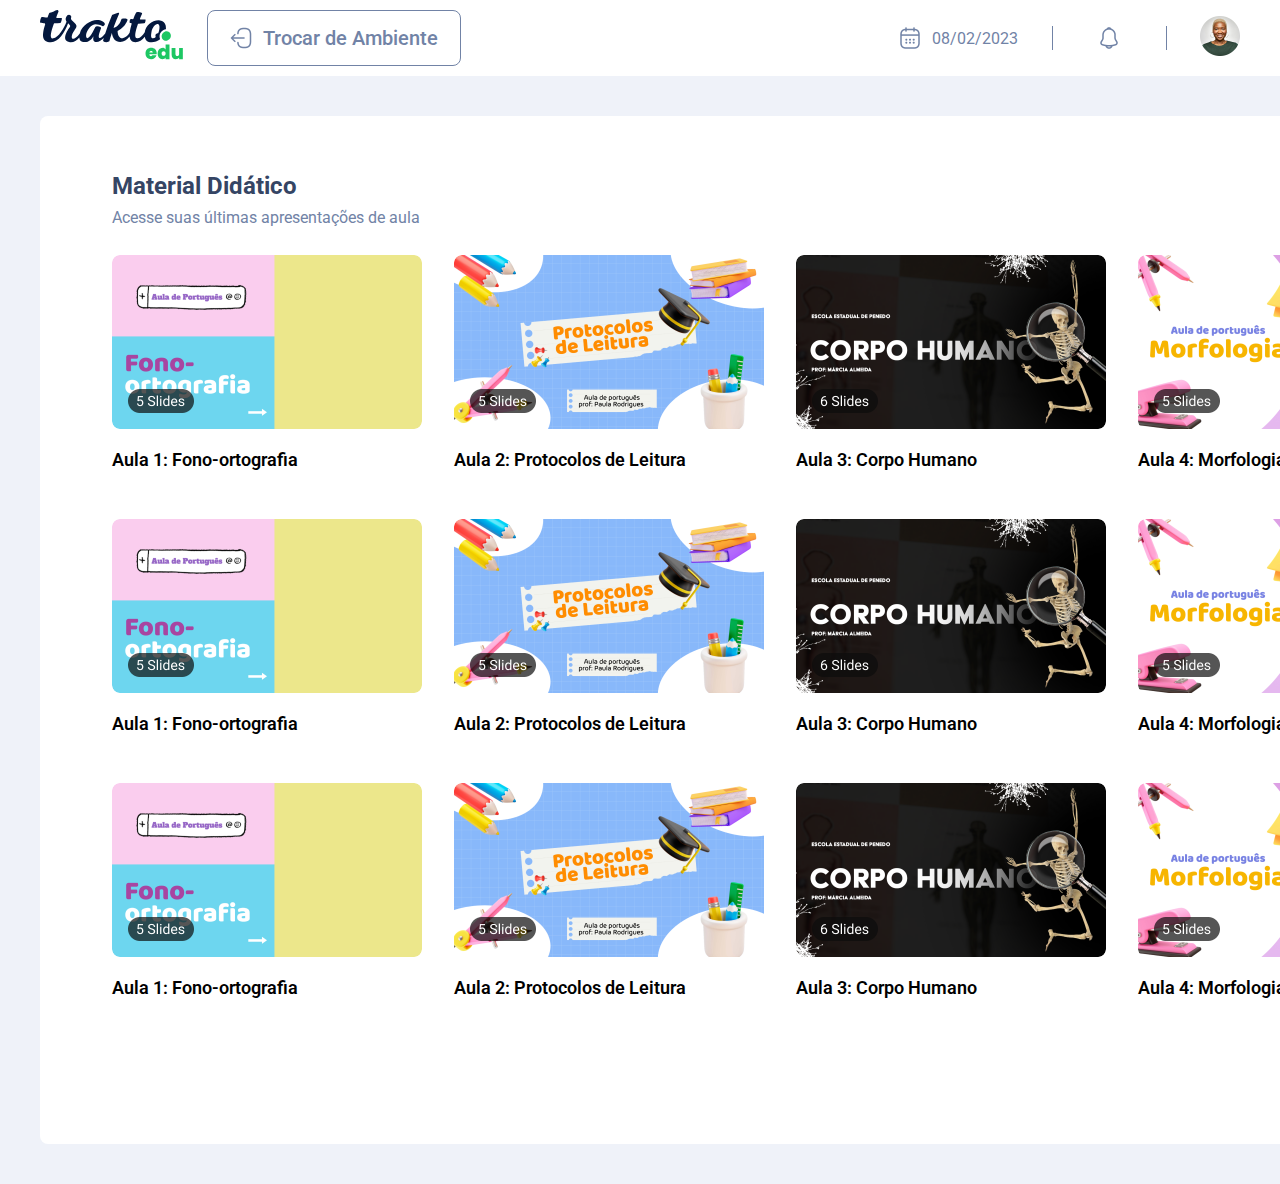
<file: allContent/index.html>
<!DOCTYPE html>
<html lang="en">

<head>
    <meta charset="UTF-8">
    <meta name="viewport" content="width=device-width, initial-scale=1.0">
    <title>Material Didático</title>
    <link rel="stylesheet" href="styles.css">
</head>

<body>

    <header class="headerContainer">
        <nav>
            <div class="headerMenu">
                <div class="leftMenuSettings dflex">

                    <img class="traktoEduImg" src="../imgs/blackTraktoEdu.svg" alt="Trakto_Edu">

                    <div class="envSwitch dflex">
                        <img src="../imgs/trocaAmbiente.png" alt="Trocar_de_Ambiente">
                        <p>Trocar de Ambiente</p>
                    </div>


                </div>

                <div class="rightHeaderMenu">
                    <div class="calendaHeaderSetting">
                        <img src="../imgs/calendarGray.png" alt="Date">
                        <p>08/02/2023</p>
                    </div>
                    <div class="notificationHeaderSetting">
                        <img src="../imgs/notificationGray.png" alt="Notifications">
                    </div>
                    <div class="profileHeaderSetting">
                        <img src="../imgs/Avatar.png" alt="Profile_img">
                    </div>

                </div>

            </div>

        </nav>
    </header>
    <main>
        <section class="section2">

            <div class="section2Info">
                <div class="sectionText">
                    <h2>Material Didático</h2>
                    <p>Acesse suas últimas apresentações de aula</p>
                </div>
            </div>

            <div class="cardContainer dflex">
                <div class="Card">
                    <img src="../imgs/fono-ortografia.png" alt="Fono-ortografia">
                    <p>Aula 1: Fono-ortografia</p>
                </div>

                <div class="Card">
                    <img src="../imgs/protocoloes-leitura.png" alt="Protocolos de Leitura">
                    <p>Aula 2: Protocolos de Leitura</p>
                </div>

                <div class="Card">
                    <img src="../imgs/corpo-humano.png" alt="Corpo Humano">
                    <p>Aula 3: Corpo Humano</p>
                </div>

                <div class="Card">
                    <img src="../imgs/morfologia.png" alt="Morfologia">
                    <p>Aula 4: Morfologia</p>
                </div>

                <div class="Card">
                    <img src="../imgs/constelações.png" alt="Constelações">
                    <p>Aula 5: Constelações & Mapas Celestial</p>
                </div>
            </div>

            <div class="cardContainer dflex">
                <div class="Card">
                    <img src="../imgs/fono-ortografia.png" alt="Fono-ortografia">
                    <p>Aula 1: Fono-ortografia</p>
                </div>

                <div class="Card">
                    <img src="../imgs/protocoloes-leitura.png" alt="Protocolos de Leitura">
                    <p>Aula 2: Protocolos de Leitura</p>
                </div>

                <div class="Card">
                    <img src="../imgs/corpo-humano.png" alt="Corpo Humano">
                    <p>Aula 3: Corpo Humano</p>
                </div>

                <div class="Card">
                    <img src="../imgs/morfologia.png" alt="Morfologia">
                    <p>Aula 4: Morfologia</p>
                </div>

                <div class="Card">
                    <img src="../imgs/constelações.png" alt="Constelações">
                    <p>Aula 5: Constelações & Mapas Celestial</p>
                </div>
            </div>

            <div class="cardContainer dflex">
                <div class="Card">
                    <img src="../imgs/fono-ortografia.png" alt="Fono-ortografia">
                    <p>Aula 1: Fono-ortografia</p>
                </div>

                <div class="Card">
                    <img src="../imgs/protocoloes-leitura.png" alt="Protocolos de Leitura">
                    <p>Aula 2: Protocolos de Leitura</p>
                </div>

                <div class="Card">
                    <img src="../imgs/corpo-humano.png" alt="Corpo Humano">
                    <p>Aula 3: Corpo Humano</p>
                </div>

                <div class="Card">
                    <img src="../imgs/morfologia.png" alt="Morfologia">
                    <p>Aula 4: Morfologia</p>
                </div>

                <div class="Card">
                    <img src="../imgs/constelações.png" alt="Constelações">
                    <p>Aula 5: Constelações & Mapas Celestial</p>
                </div>
            </div>

        </section>

    </main>

</body>

</html>
</file>
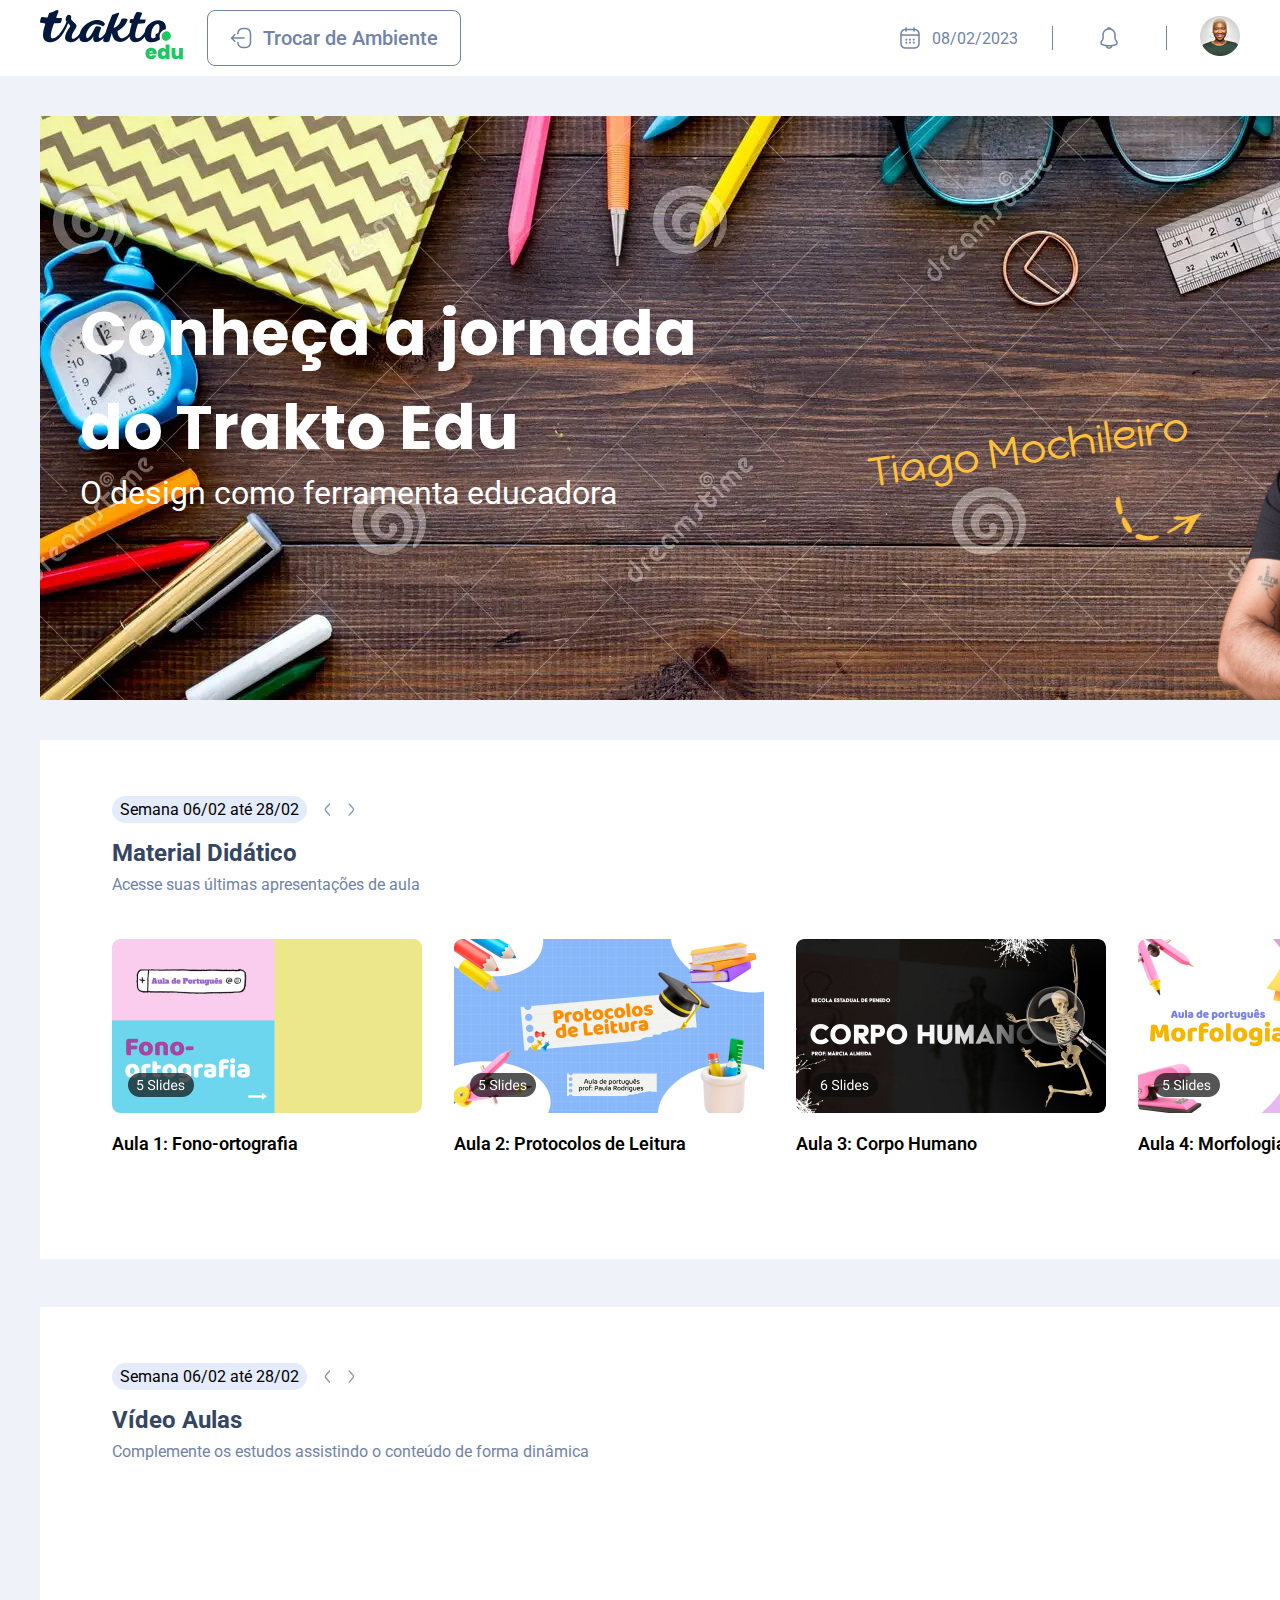
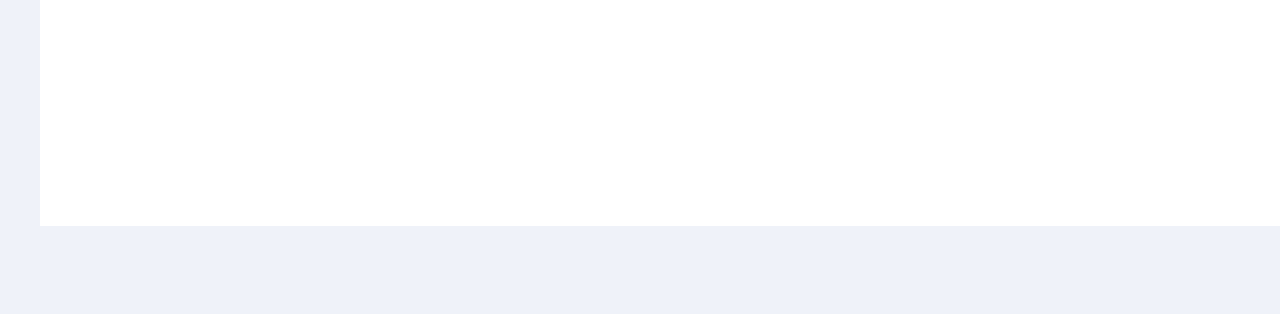
<file: courseware/index.html>
<!DOCTYPE html>
<html lang="en">

<head>
    <meta charset="UTF-8">
    <meta name="viewport" content="width=device-width, initial-scale=1.0">
    <title>Material Didático</title>
    <link rel="stylesheet" href="styles.css">
</head>

<body>

    <header class="headerContainer">
        <nav>
            <div class="headerMenu">
                <div class="leftMenuSettings dflex">

                    <img class="traktoEduImg" src="../imgs/blackTraktoEdu.svg" alt="Trakto_Edu">

                    <div class="envSwitch dflex">
                        <img src="../imgs/trocaAmbiente.png" alt="Trocar_de_Ambiente">
                        <p>Trocar de Ambiente</p>
                    </div>


                </div>

                <div class="rightHeaderMenu">
                    <div class="calendaHeaderSetting">
                        <img src="../imgs/calendarGray.png" alt="Date">
                        <p>08/02/2023</p>
                    </div>
                    <div class="notificationHeaderSetting">
                        <img src="../imgs/notificationGray.png" alt="Notifications">
                    </div>
                    <div class="profileHeaderSetting">
                        <img src="../imgs/Avatar.png" alt="Profile_img">
                    </div>

                </div>

            </div>

        </nav>
    </header>
    <main>
        <section class="section1Container section1 dflex">
            <div class="textContainer">
                <h1 class="jornadaText">Conheça a jornada </br>do Trakto Edu</h1>
                <p class="designEduText">O design como ferramenta educadora</p>
            </div>
            <div class="queSacoIssu">
                <div class="tiagoFrame dflex">
                    <span class="tiagoContainer">
                        <p class="tiagoName">Tiago Mochileiro</p>
                        <span class="tiagoDashedArrow">
                            <img src="../imgs/ArrowDashed.png" alt="Arrow-Dashed">
                        </span>
                    </span>

                    <img class="tiagoImg" src="../imgs/tiagoPic.png" alt="Tiago_Picture">
                </div>
            </div>
        </section>

        <section class="section2">
            <div class="sectionContainer dflex">
                <div class="section2Info">
                    <div class="dateContainer dflex">
                        <span class="section2Date">
                            <p>Semana 06/02 até 28/02</p>
                        </span>
                        <span class="arrowContainer dflex">
                            <img src="../imgs/arrow-left.png" alt="Arrow-Left">
                            <img src="../imgs/arrow-right.png" alt="Arrow-Right">
                        </span>
                    </div>

                    <div class="sectionText">
                        <h2>Material Didático</h2>
                        <p>Acesse suas últimas apresentações de aula</p>
                    </div>
                </div>

                <div class="seeAllContentContainer">
                    <p>Ver todo conteúdo</p>
                </div>

            </div>

            <div class="dflex">
                <div class="Card">
                    <img src="../imgs/fono-ortografia.png" alt="Fono-ortografia">
                    <p>Aula 1: Fono-ortografia</p>
                </div>

                <div class="Card">
                    <img src="../imgs/protocoloes-leitura.png" alt="Protocolos de Leitura">
                    <p>Aula 2: Protocolos de Leitura</p>
                </div>

                <div class="Card">
                    <img src="../imgs/corpo-humano.png" alt="Corpo Humano">
                    <p>Aula 3: Corpo Humano</p>
                </div>

                <div class="Card">
                    <img src="../imgs/morfologia.png" alt="Morfologia">
                    <p>Aula 4: Morfologia</p>
                </div>

                <div class="Card">
                    <img src="../imgs/constelações.png" alt="Constelações">
                    <p>Aula 5: Constelações & Mapas Celestial</p>
                </div>
            </div>

        </section>

        <section class="section3">
            <div class="sectionContainer dflex">
                <div class="section2Info">
                    <div class="dateContainer dflex">
                        <span class="section2Date">
                            <p>Semana 06/02 até 28/02</p>
                        </span>
                        <span class="arrowContainer dflex">
                            <img src="../imgs/arrow-left.png" alt="Arrow-Left">
                            <img src="../imgs/arrow-right.png" alt="Arrow-Right">
                        </span>
                    </div>

                    <div class="sectionText">
                        <h2>Vídeo Aulas</h2>
                        <p>Complemente os estudos assistindo o conteúdo de forma dinâmica</p>
                    </div>
                </div>

                <div class="openUpYoutube dflex">
                    <img src="../imgs/youtubeWatcher.png" alt="open-on-youtube">
                    <p>Abrir no Youtube</p>
                </div>

            </div>

            <div class="cardContainer dflex">
                <div class="youtubeCard">
                    <iframe src="https://www.youtube.com/embed/HCokbYu7H0Q?list=PLWn6IoCfnvVxw7XpDKmi1ZXxZ61IWDaP5"
                        title="AUMENTE SUAS VIEWS NO YOUTUBE fazendo isso | Trakto" frameborder="0"
                        allow="accelerometer; autoplay; clipboard-write; encrypted-media; gyroscope; picture-in-picture; web-share"
                        referrerpolicy="strict-origin-when-cross-origin" allowfullscreen>
                    </iframe>
                </div>

                <div class="youtubeCard">
                    <iframe src="https://www.youtube.com/embed/2Fb-gDbge5U?list=PLWn6IoCfnvVwugZNPrrzZXyFHeq-FZAiP"
                        title="Trakto Links: o link mais rápido da internet" frameborder="0"
                        allow="accelerometer; autoplay; clipboard-write; encrypted-media; gyroscope; picture-in-picture; web-share"
                        referrerpolicy="strict-origin-when-cross-origin" allowfullscreen>
                    </iframe>
                </div>

                <div class="youtubeCard">
                    <iframe src="https://www.youtube.com/embed/2UbKn8FA9vM?list=PLWn6IoCfnvVzZYqpvnbBBMizIaEotFXSo"
                        title="PRIMEIRO POST" frameborder="0"
                        allow="accelerometer; autoplay; clipboard-write; encrypted-media; gyroscope; picture-in-picture; web-share"
                        referrerpolicy="strict-origin-when-cross-origin" allowfullscreen>
                    </iframe>
                </div>

                <div class="youtubeCard">
                    <iframe src="https://www.youtube.com/embed/yGeAHhRS_co?list=PLWn6IoCfnvVytVOaC70c2Fr3oX86kcj9N"
                        title="Curso Guia do Social Media AULA 1. O que é Social Media?" frameborder="0"
                        allow="accelerometer; autoplay; clipboard-write; encrypted-media; gyroscope; picture-in-picture; web-share"
                        referrerpolicy="strict-origin-when-cross-origin" allowfullscreen>
                    </iframe>
                </div>

                <div class="youtubeCard">
                    <iframe src="https://www.youtube.com/embed/x6MUaelGCs0?list=PLWn6IoCfnvVxFJLXQuHmKSOt6_3YGVbhs"
                        title="CRIANDO MEDIA KIT" frameborder="0"
                        allow="accelerometer; autoplay; clipboard-write; encrypted-media; gyroscope; picture-in-picture; web-share"
                        referrerpolicy="strict-origin-when-cross-origin" allowfullscreen>
                    </iframe>
                </div>
            </div>

        </section>



    </main>

</body>

</html>
</file>
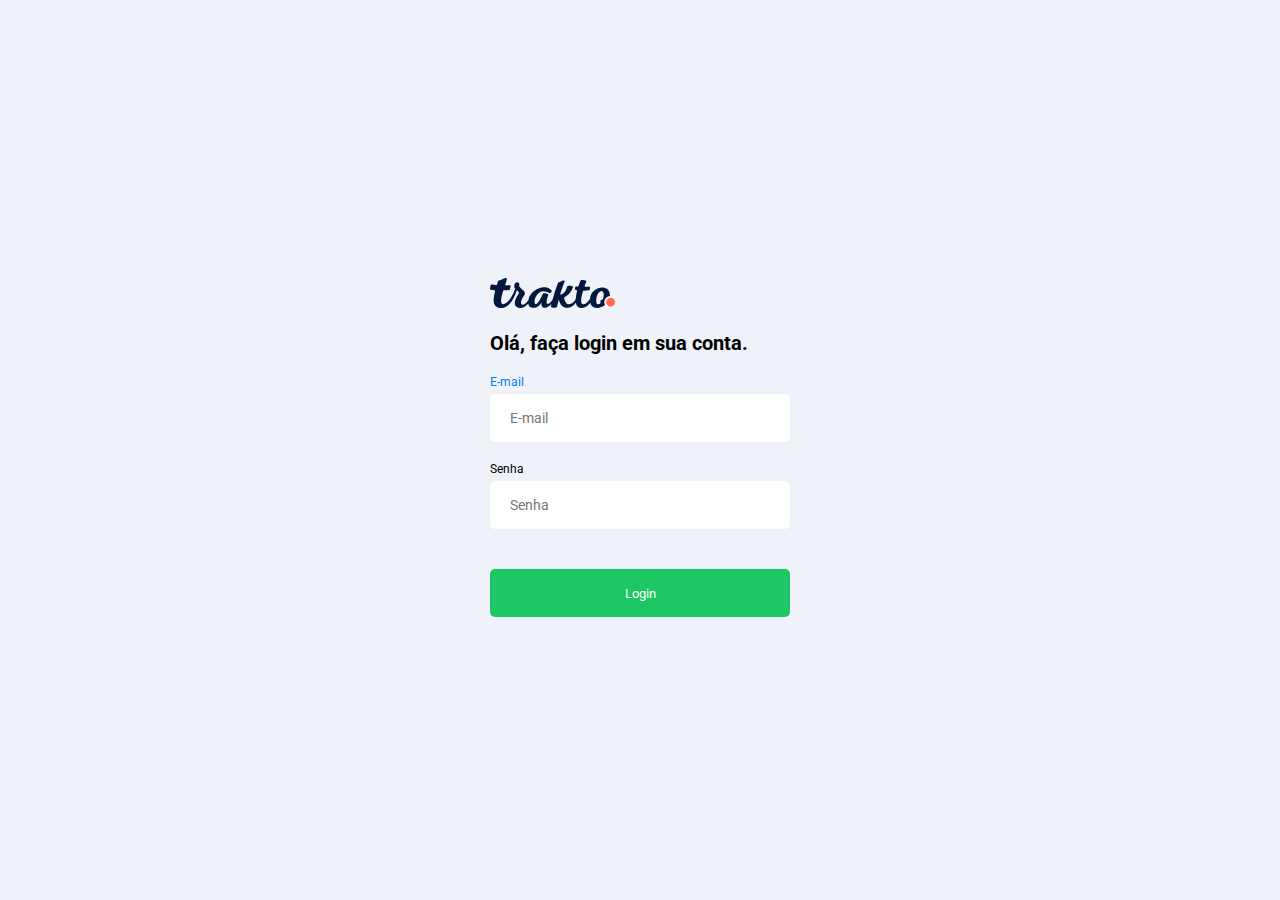
<file: Login/index.html>
<!DOCTYPE html>
<html lang="en">

<head>
    <meta charset="UTF-8">
    <meta name="viewport" content="width=device-width, initial-scale=1.0">
    <title>Login</title>
    <link rel="stylesheet" href="style.css">
</head>

<body>

    <div class="loginPanel">

        <img src="../imgs/trakto.svg" alt="trakto-img">

        <h1 class="welcomingText">Olá, faça login em sua conta.</h1>

        <div class="emailLoginSettings">
            <p class="emailText">E-mail</p>
            <input class="loginEmailInput" type="text" placeholder="E-mail">
        </div>

        <div class="passwordLoginSettings">
            <p class="senhaText">Senha</p>
            <input class="loginPasswordInput" type="password" placeholder="Senha">
        </div>

        <button class="loginButton" type="submit">Login</button>

    </div>



</body>

</html>
</file>
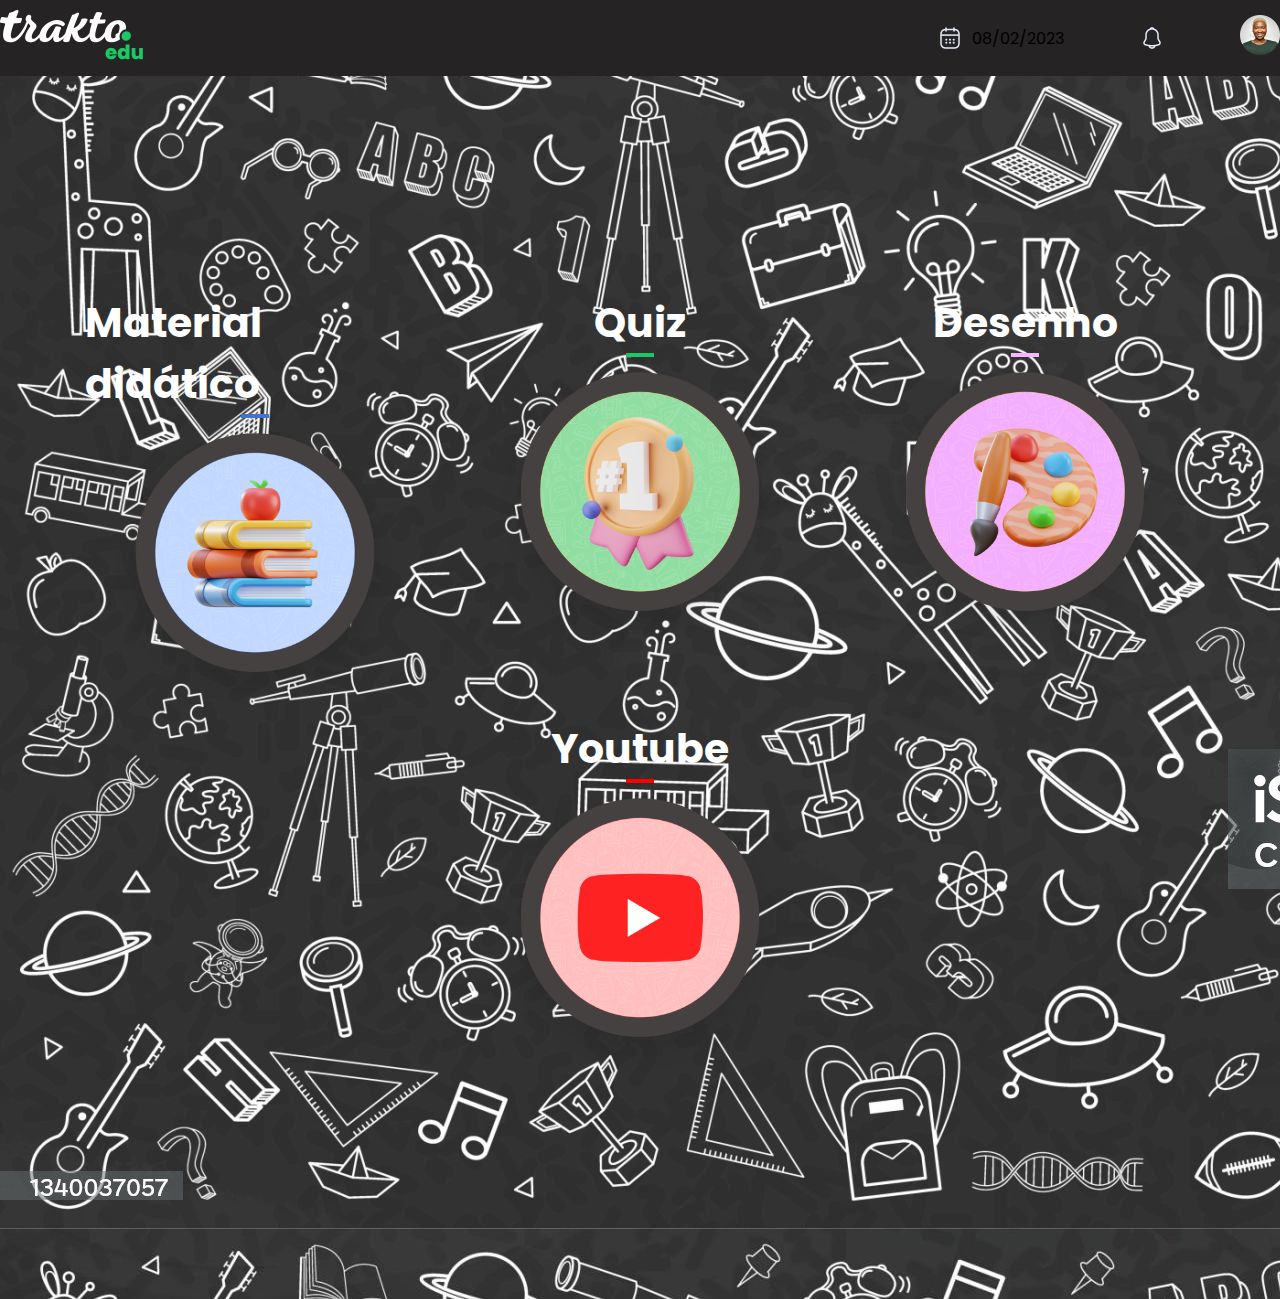
<file: openings/index.html>
<!DOCTYPE html>
<html lang="en">
<head>
    <meta charset="UTF-8">
    <meta name="viewport" content="width=device-width, initial-scale=1.0">
    <title>Abertura</title>
    <link rel="stylesheet" href="styles.css">
</head>
<body background="../imgs/opening_bg.jpg">
    
    <header>
        <nav>
            <div class="headerMenu container">

                    <img class="traktoEduImg" src="../imgs/trakto_Edu.png" alt="Trakto_Edu">

                <div class="rightHeaderMenu">
                    <div class="calendaHeaderSetting">
                        <img src="../imgs/calendar.png" alt="Date">
                        <p>08/02/2023</p>
                    </div>
                    <div class="notificationHeaderSetting">
                        <img src="../imgs/notification.png" alt="Notifications">
                    </div>
                    <div class="profileHeaderSetting">
                        <img src="../imgs/Avatar.png" alt="Profile_img">
                    </div>

                </div>
            
            </div>
            
        </nav>
    </header>
    <main class="mainContainer">
        <div class="menuCard">
            <h1>Material didático</h1>
            <span class="dashBlue"></span>
            <img src="../imgs/Materiais_Didaticos.png" alt="Material_Didático">
        </div >

        <div class="menuCard">
            <h1>Quiz</h1>
            <span class="dashGreen"></span>
            <img src="../imgs/Quiz.png" alt="Material_Didático">
        </div>

        <div class="menuCard">
            <h1>Desenho</h1>
            <span class="dashPink"></span>
            <img src="../imgs/Desenho.png" alt="Material_Didático">
        </div>

        <div class="menuCard">
            <h1>Youtube</h1>
            <span class="dashRed"></span>
            <img src="../imgs/Youtube.png" alt="Material_Didático">
        </div>


    </main>
    
</body>
</html>
</file>
<file: allContent/styles.css>
/*******  GENERAL CUSTOM ****** */

@import url('https://fonts.googleapis.com/css2?family=Happy+Monkey&family=Poppins:ital,wght@0,100;0,200;0,300;0,400;0,500;0,600;0,700;0,800;0,900;1,100;1,200;1,300;1,400;1,500;1,600;1,700;1,800;1,900&family=Roboto:ital,wght@0,100;0,300;0,400;0,500;0,700;0,900;1,100;1,300;1,400;1,500;1,700;1,900&display=swap');

:root {
    --header-bg-color: #fff;
    --headerFont-color: #7183A6;
    --main-bg-color: #EFF2F9;
    --mainFont-color: #fff;
    --dashRed-color: #FF0000;
    --dashPink-color: #F6B5FF;
    --dashGreen-color: #1DC763;
    --dashBlue-color: #4173CD;
    --tiagoName-color: #FFC13D;
    --date-bg-color: #E4EBFB;
    --content-color: #4743FF;
    --section2Text-color: #354564;
    --section2Text-second-color:#7183A6;
    --youtube-color:#FF0100;
    --youtubeBorder-color:#848484;

}


* {
    box-sizing: border-box;
    margin: 0;
    padding: 0;
    font-family: 'Roboto', sans-serif;
}

.dflex {
    display: flex;
}


/******* HEADER CUSTOM ****** */

.headerMenu {
    background-color: var(--header-bg-color);
    display: flex;
    justify-content: space-between;
    align-items: center;
    height: 76px;
    padding: 0 40px;
}

.leftMenuSettings {
    align-items: center;
}

.envSwitch {
    width: 254px;
    height: 56px;
    border-radius: 8px;
    border: solid 1px var(--headerFont-color);
    color: var(--headerFont-color);
    margin: 16px 24px;
    align-items: center;
    justify-content: center;
    font-size: 20px;
    font-weight: 500;
}

.envSwitch img {
    width: 24px;
    margin-right: 10px;
}

.traktoEduImg {
    width: 142.84px;
    height: 56px;
}

.rightHeaderMenu {
    display: flex;
    justify-content: space-between;
    align-items: center;
    height: 40px;
    width: 342px;
}

.calendaHeaderSetting {
    display: flex;
    color: var(--headerFont-color);
    align-items: center;
    font-family: 'Roboto';
}

.calendaHeaderSetting img {
    margin-right: 10px;
    height: 24px;
}

.notificationHeaderSetting {
    width: 115px;
    display: flex;
    color: var(--headerFont-color);
    align-items: center;
    justify-content: space-evenly;
    border: 1px solid var(--headerFont-color);
    border-top: none;
    border-bottom: none;
}

.notificationHeaderSetting img {
    height: 24px;
}


.profileHeaderSetting img {
    height: 40px;
}



/****** MAIN CUSTOM*******/

main {
    background-color: var(--main-bg-color);
    padding: 40px;
}



/*******  SECTION2 CUSTOM *******/

.section2 {
    width: 1792px;
    background-color: #fff;
    height: 1028px;
    padding: 56px 72px;
    border-radius: 8px;
}

.section2Info {
    width: 645px;
    height: 55px;
    display: flex;
    flex-direction: column;
    justify-content: space-between;
    margin-bottom: 28px;
}

.dateContainer{
    width: 251px;
    height: 27px;
    justify-content: space-between;
    align-items: center;
}

.sectionText{
    width: 100%;
    height: 55px;
    display: flex;
    flex-direction: column;
    justify-content: space-between;
}

.sectionText h2{
    font-family: 'Roboto';
    font-size: 24px;
    font-weight: 700;
    color: var(--section2Text-color);
}

.sectionText p{
    font-family: 'Roboto';
    font-size: 16px;
    font-weight: 400;
    color: var(--section2Text-second-color);
}

.arrowContainer{
    width: 48px;
    height: 20px;
    justify-content: space-around;
    align-items: center;
}

.arrowContainer img{
    width: 5.9px;
    height: 13.2px;
}


.section2Date {
    width: 195px;
    height: 27px;
    background-color: var(--date-bg-color);
    border-radius: 500px;
    padding: 4px 8px;
}


.cardContainer{
    width: 1720px;
    height: 236px;
    margin-bottom: 28px;
}


.Card {
    width: 310px;
    height: 236px;
    margin-right: 32px;
}

.Card img{
    border-radius: 8px;
    width: 310px;
    height: 174px;
    margin-bottom: 16px;
}

.Card p{
    font-family: 'Roboto';
    font-size: 18px;
    font-weight: 600;
}
</file>
<file: courseware/styles.css>
/*******  GENERAL CUSTOM ****** */

@import url('https://fonts.googleapis.com/css2?family=Happy+Monkey&family=Poppins:ital,wght@0,100;0,200;0,300;0,400;0,500;0,600;0,700;0,800;0,900;1,100;1,200;1,300;1,400;1,500;1,600;1,700;1,800;1,900&family=Roboto:ital,wght@0,100;0,300;0,400;0,500;0,700;0,900;1,100;1,300;1,400;1,500;1,700;1,900&display=swap');

:root {
    --header-bg-color: #fff;
    --headerFont-color: #7183A6;
    --main-bg-color: #EFF2F9;
    --mainFont-color: #fff;
    --dashRed-color: #FF0000;
    --dashPink-color: #F6B5FF;
    --dashGreen-color: #1DC763;
    --dashBlue-color: #4173CD;
    --tiagoName-color: #FFC13D;
    --date-bg-color: #E4EBFB;
    --content-color: #4743FF;
    --section2Text-color: #354564;
    --section2Text-second-color:#7183A6;
    --youtube-color:#FF0100;
    --youtubeBorder-color:#848484;

}


* {
    box-sizing: border-box;
    margin: 0;
    padding: 0;
    font-family: 'Roboto', sans-serif;
}

.dflex {
    display: flex;
}


/******* HEADER CUSTOM ****** */

.headerMenu {
    background-color: var(--header-bg-color);
    display: flex;
    justify-content: space-between;
    align-items: center;
    height: 76px;
    padding: 0 40px;
}

.leftMenuSettings {
    align-items: center;
}

.envSwitch {
    width: 254px;
    height: 56px;
    border-radius: 8px;
    border: solid 1px var(--headerFont-color);
    color: var(--headerFont-color);
    margin: 16px 24px;
    align-items: center;
    justify-content: center;
    font-size: 20px;
    font-weight: 500;
}

.envSwitch img {
    width: 24px;
    margin-right: 10px;
}

.traktoEduImg {
    width: 142.84px;
    height: 56px;
}

.rightHeaderMenu {
    display: flex;
    justify-content: space-between;
    align-items: center;
    height: 40px;
    width: 342px;
}

.calendaHeaderSetting {
    display: flex;
    color: var(--headerFont-color);
    align-items: center;
    font-family: 'Roboto';
}

.calendaHeaderSetting img {
    margin-right: 10px;
    height: 24px;
}

.notificationHeaderSetting {
    width: 115px;
    display: flex;
    color: var(--headerFont-color);
    align-items: center;
    justify-content: space-evenly;
    border: 1px solid var(--headerFont-color);
    border-top: none;
    border-bottom: none;
}

.notificationHeaderSetting img {
    height: 24px;
}


.profileHeaderSetting img {
    height: 40px;
}



/****** MAIN CUSTOM*******/

main {
    background-color: var(--main-bg-color);
    padding: 40px;
}


/******* SECTION1 CUSTOM ********/

.section1 {
    background-color: #1DC763;
    background-image: url(../imgs/materialDidatico-bg1.png);
}

.section1Container{
    width: 1792px;
    height: 584px;
    padding: 0 40px;
    align-items: center;
    margin-bottom: 40px;
}


.tiagoImg{
    width: 400.22px;
    height: 500px;
}


.textContainer{
    width: 774px;
    height: 242px;
}

.jornadaText{
    font-family: 'Poppins';
    font-size: 62px;
    font-weight: 700;
    line-height: 93.6px;
    color: var(--mainFont-color);
}

.designEduText{
    font-family: 'Roboto';
    font-size: 32px;
    font-weight: 400;
    line-height: 37.5x;
    color: var(--mainFont-color);
}

.tiagoContainer{
    width: 349px;
    height: 82px;
    transform: rotate(-8.42deg);
    display: flex;
    flex-direction: column;
    align-items: center;
}

.tiagoDashedArrow{
    width: 349px;
    height: 82px;
    display: flex;
    justify-content: end;
}

.tiagoName {
    font-family:'Happy Monkey';
    font-size: 40.85px;
    font-weight: 400;
    line-height: 81.51px;
    color: var(--tiagoName-color); 
}

.queSacoIssu{
    display: flex;
    height: 584px;
    align-items: end;
}

.tiagoFrame{
    align-items: center;
}

/*******  SECTION2 CUSTOM *******/

.section2 {
    width: 1792px;
    background-color: #fff;
    height: 519px;
    padding: 56px 72px;
    margin-bottom:  48px;

}

.sectionContainer{
    width: 100%;
    height: 98px;
    align-items: center;
    justify-content: space-between;
    margin-bottom: 45px;
}

.section2Info {
    width: 645px;
    height: 98px;
    display: flex;
    flex-direction: column;
    justify-content: space-between;
}

.dateContainer{
    width: 251px;
    height: 27px;
    justify-content: space-between;
    align-items: center;
}

.sectionText{
    width: 100%;
    height: 55px;
    display: flex;
    flex-direction: column;
    justify-content: space-between;
}

.sectionText h2{
    font-family: 'Roboto';
    font-size: 24px;
    font-weight: 700;
    color: var(--section2Text-color);
}

.sectionText p{
    font-family: 'Roboto';
    font-size: 16px;
    font-weight: 400;
    color: var(--section2Text-second-color);
}

.arrowContainer{
    width: 48px;
    height: 20px;
    justify-content: space-around;
    align-items: center;
}

.arrowContainer img{
    width: 5.9px;
    height: 13.2px;
}


.section2Date {
    width: 195px;
    height: 27px;
    background-color: var(--date-bg-color);
    border-radius: 500px;
    padding: 4px 8px;
}

.seeAllContentContainer {
    width: 180px;
    height: 51px;
    border: 1px solid var(--content-color);
    border-radius: 8px;
    padding: 16px 24px;

}

.seeAllContentContainer p{
    width: 132px;
    font-family: 'Roboto';
    font-size: 16px;
    font-weight: 500;
    line-height: 18.75px;
    color: var(--content-color);
}


.Card {
    width: 310px;
    height: 236px;
    margin-right: 32px;
}

.Card img{
    border-radius: 8px;
    width: 310px;
    height: 174px;
    margin-bottom: 16px;
}

.Card p{
    font-family: 'Roboto';
    font-size: 18px;
    font-weight: 600;
}





/*******  SECTION3 CUSTOM *******/

.section3 {
    width: 1792px;
    background-color: #fff;
    height: 519px;
    padding: 56px 72px;
    margin-bottom:  48px;
}

.openUpYoutube {
    width: 197px;
    height: 52px;
    border: 1px solid var(--youtube-color);
    border-radius: 8px;
    padding: 16px 24px;
    align-items: center;
}

.openUpYoutube img{
    width: 20px;
    height: 20px;
    margin-right: 5px;
}

.openUpYoutube p{
    width: 132px;
    font-family: 'Roboto';
    font-size: 16px;
    font-weight: 500;
    line-height: 18.75px;
    color: var(--youtube-color);
}

.youtubeCard{
    width: 310px;
    height: 174.29px;
    margin-right: 32px;
    
}
</file>
<file: Login/style.css>
/*GENERAL CUSTOM*/

@import url('https://fonts.googleapis.com/css2?family=Roboto:ital,wght@0,100;0,300;0,400;0,500;0,700;0,900;1,100;1,300;1,400;1,500;1,700;1,900&display=swap');

:root {
    --main-bg-color: #EFF2F9;
    --blueLink-color: #0079FF;
    --darkestfont-color:#04183E;
    --faintPassword-color: #D0DAEF;
    --loginButton-bg-color:#1DC763;
    --loginButton-color:#fff;
}


* {
    box-sizing: border-box;
    margin: 0;
    padding: 0;
    font-family: 'Roboto', sans-serif;
}

body{
    background-color: var(--main-bg-color);
    display: flex;
    align-items: center;
    height: 100vh;
    width: 100vw;
}


/*LOGIN PANNEL CUSTOM*/

.loginPanel{
    width: 100%;
    max-width: 300px;
    margin: 0 auto;
    height: 345px;
}

.welcomingText{
    font-size: 20px;
    font-weight: 700;
    line-height: 23.44px;
    margin: 20px 0px
}


/*EMAIL CUSTOM*/

.emailLoginSettings{
    margin-bottom: 20px;
}

.emailText {
    font-size: 12px;
    font-weight: 400;
    color: var(--blueLink-color);
    line-height: 14.06px;
    margin-bottom: 5px;
}

.loginEmailInput{
    border: none;
    border-radius: 5px;
    height: 48px;
    width: 300px;
    padding: 20px;
    font-size: 14px;
    font-weight: 400;
    color: var(--darkestfont-color);
    outline-color: var(--blueLink-color);
    line-height: 16.41px;
}


/*PASSWROD CUSTOM*/
.passwordLoginSettings{
    margin-bottom: 40PX;
}

.senhaText {
    font-size: 12px;
    font-weight: 400;
    line-height: 14.06px;
    margin-bottom: 5px;
}

.loginPasswordInput{
    border: none;
    border-radius: 5px;
    outline: none;
    height: 48px;
    width: 300px;
    padding: 20px;
    font-size: 14px;
    font-weight: 400;
    color: var(--faintPassword-color);
    line-height: 16.41px;
}


/*BUTTON CUSTOM*/

.loginButton{
    background-color: var(--loginButton-bg-color);
    color: var(--loginButton-color);
    width:300px;
    height: 48px;
    border-radius: 5px;
    padding: 16px;
    border: none;
}
</file>
<file: openings/styles.css>
/*GENERAL CUSTOM*/

@import url('https://fonts.googleapis.com/css2?family=Poppins:ital,wght@0,400;0,700;0&family=Roboto:ital,wght@0,400;0,700;&display=swap');

:root {
    --header-bg-color: #252323;
    --headerFont-color: ##E4EBFB;
    --mainFont-color: #fff;
    --dashRed-color: #FF0000;
    --dashPink-color: #F6B5FF;
    --dashGreen-color: #1DC763;
    --dashBlue-color:#4173CD;
}


* {
    box-sizing: border-box;
    margin: 0;
    padding: 0;
    font-family: 'Poppins', sans-serif;
}


/*HEADER CUSTOM*/

.headerMenu {
    background-color: var(--header-bg-color);
    display: flex;
    justify-content: space-between;
    align-items: center;
    height: 76px;
}

.headerContainer {
    padding: 0 40px;
}

.traktoEduImg {
    width: 142.84;
    height: 56px;
}

.rightHeaderMenu {
    display: flex;
    justify-content: space-between;
    align-items: center;
    height: 40px;
    width: 342px;
}

.calendaHeaderSetting {
    display: flex;
    color: var(--headerFont-color);
    align-items: center;
    font-family: 'Roboto';
}

.calendaHeaderSetting img {
    margin-right: 10px;
    height: 24px;
}

.notificationHeaderSetting {
    width: 115px;
    display: flex;
    color: var(--headerFont-color);
    align-items: center;
    justify-content: space-evenly;
    border: 1px solid var(--headerFont-color);
    border-top: none;
    border-bottom: none;
}

.notificationHeaderSetting img {
    height: 24px;
}


.profileHeaderSetting img {
    height: 40px;
}


/*MAIN CUSTOM*/

.mainContainer {
    display: flex;
    flex-wrap: wrap;
    padding: 216px 40px;
    margin: 0 auto;
    justify-content: space-evenly;
}


.menuCard {
    display: flex;
    flex-direction: column;
    width: 340px;
    align-items: center;
}

.menuCard h1{
    font-size: 40.9px;
    font-weight: 700;
    color: var(--mainFont-color);
}

.menuCard img {
    width: 300px;
}

.dashBlue{
    width: 28px;
    height: 4px;
    background-color: var(--dashBlue-color);
}

.dashGreen{
    width: 28px;
    height: 4px;
    background-color: var(--dashGreen-color);
}

.dashPink{
    width: 28px;
    height: 4px;
    background-color: var(--dashPink-color);
}

.dashRed{
    width: 28px;
    height: 4px;
    background-color: var(--dashRed-color);
}
</file>
